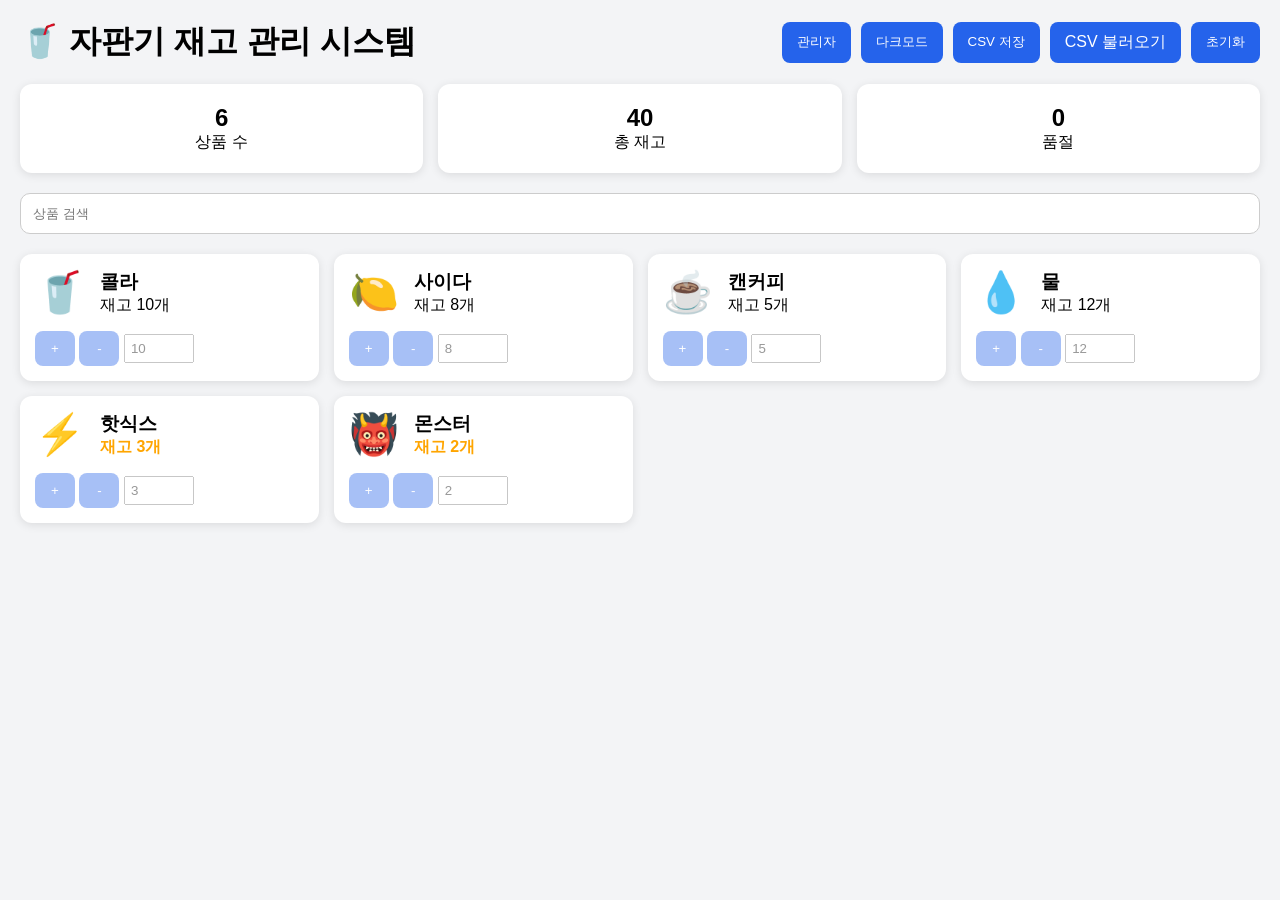
<file: index.html>
<!DOCTYPE html>
<html lang="ko">
<head>
<meta charset="UTF-8">
<meta name="viewport" content="width=device-width, initial-scale=1.0">
<title>자판기 재고 관리 시스템</title>
<link rel="stylesheet" href="style.css">
</head>
<body>

<header>
    <h1>🥤 자판기 재고 관리 시스템</h1>

    <div class="buttons">
        <button onclick="adminLogin()">관리자</button>
        <button onclick="toggleTheme()">다크모드</button>
        <button onclick="exportCSV()">CSV 저장</button>

        <label class="upload">
            CSV 불러오기
            <input type="file" accept=".csv" onchange="importCSV(event)" hidden>
        </label>

        <button onclick="resetStock()">초기화</button>
    </div>
</header>

<section class="stats">
    <div class="box">
        <h2 id="productCount">0</h2>
        <p>상품 수</p>
    </div>

    <div class="box">
        <h2 id="totalStock">0</h2>
        <p>총 재고</p>
    </div>

    <div class="box">
        <h2 id="soldOutCount">0</h2>
        <p>품절</p>
    </div>
</section>

<input
    id="search"
    placeholder="상품 검색"
    oninput="renderProducts()"
/>

<div id="products" class="products"></div>

<script src="script.js"></script>

</body>
</html>
</file>
<file: style.css>
*{
margin:0;
padding:0;
box-sizing:border-box;
}

body{
font-family:sans-serif;
background:#f3f4f6;
padding:20px;
}

header{
display:flex;
justify-content:space-between;
align-items:center;
flex-wrap:wrap;
gap:10px;
margin-bottom:20px;
}

.buttons{
display:flex;
gap:10px;
flex-wrap:wrap;
}

button,
.upload{
background:#2563eb;
color:white;
padding:10px 15px;
border:none;
border-radius:8px;
cursor:pointer;
}

.stats{
display:grid;
grid-template-columns:repeat(auto-fit,minmax(180px,1fr));
gap:15px;
margin-bottom:20px;
}

.box{
background:white;
padding:20px;
border-radius:12px;
text-align:center;
box-shadow:0 2px 10px rgba(0,0,0,.1);
}

#search{
width:100%;
padding:12px;
border-radius:10px;
border:1px solid #ccc;
margin-bottom:20px;
}

.products{
display:grid;
grid-template-columns:repeat(auto-fit,minmax(250px,1fr));
gap:15px;
}

.card{
background:white;
padding:15px;
border-radius:12px;
box-shadow:0 2px 10px rgba(0,0,0,.1);
}

.icon{
font-size:40px;
}

.product-header{
display:flex;
gap:15px;
align-items:center;
}

.controls{
margin-top:15px;
}

.controls button{
width:40px;
}

.controls input{
width:70px;
padding:5px;
}

.low{
color:orange;
font-weight:bold;
}

.soldout{
color:red;
font-weight:bold;
margin-top:5px;
}

.locked{
opacity:.4;
pointer-events:none;
}

.dark{
background:#111827;
color:white;
}

.dark .box,
.dark .card{
background:#1f2937;
}
</file>
